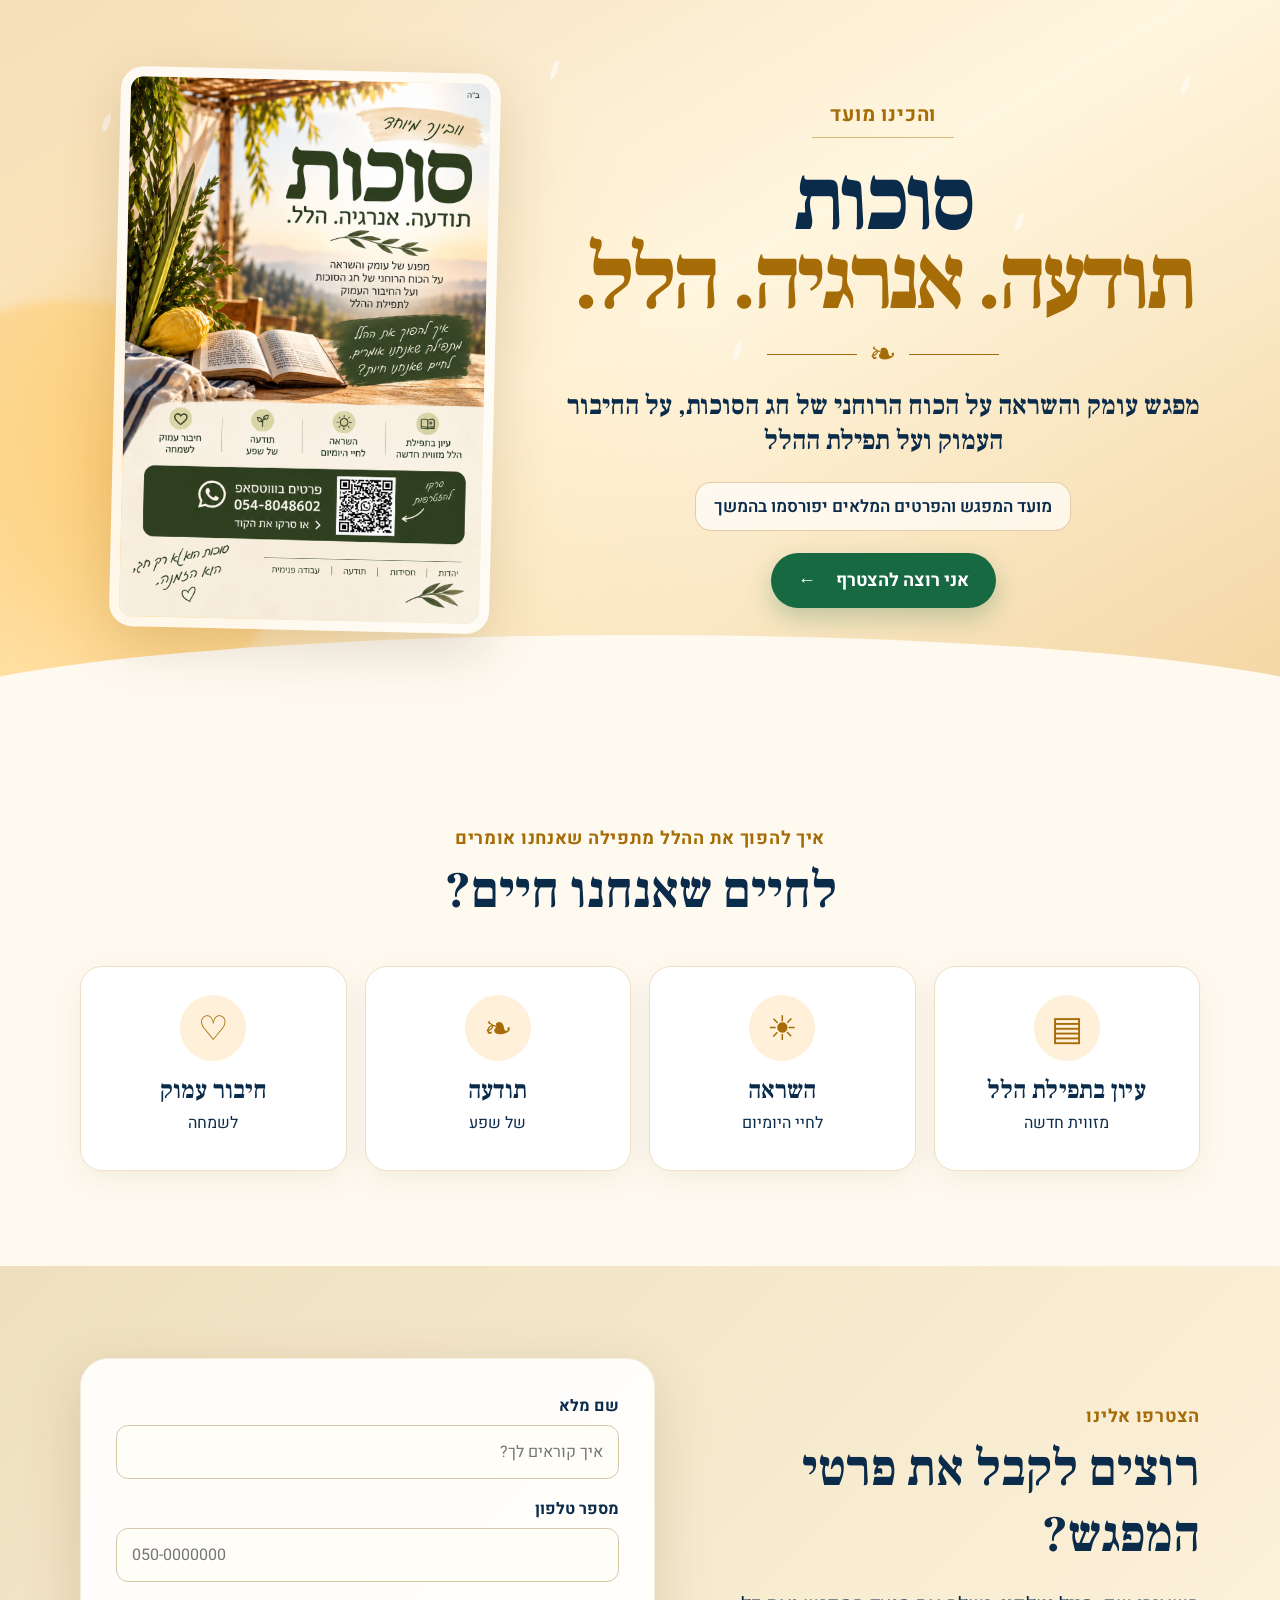
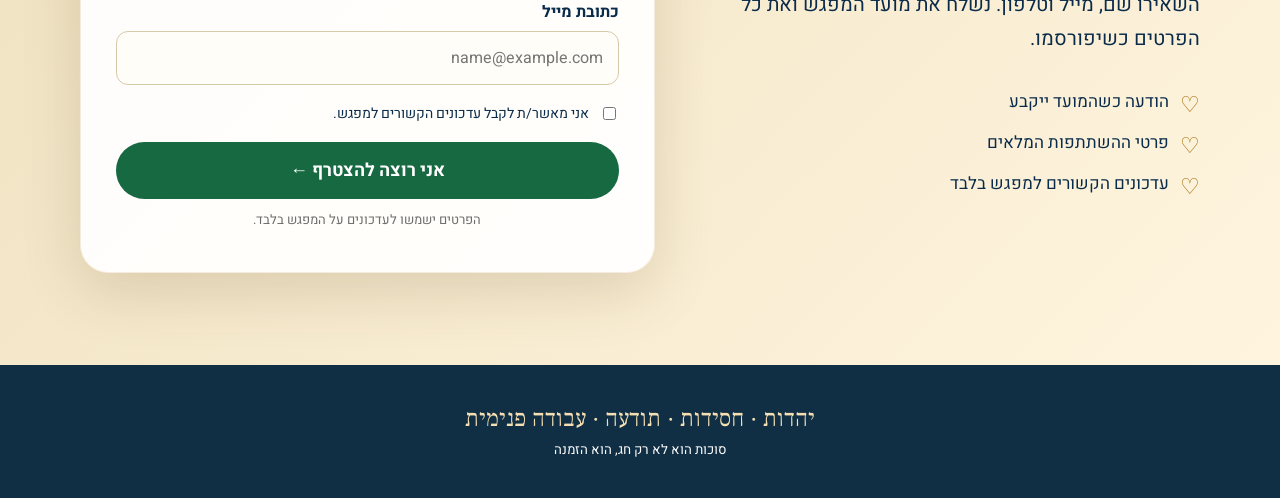
<file: index.html>
<!doctype html>
<html lang="he" dir="rtl">
<head>
  <meta charset="utf-8">
  <meta name="viewport" content="width=device-width,initial-scale=1,viewport-fit=cover">
  <meta name="theme-color" content="#f6efd9">
  <meta name="description" content="סוכות - תודעה. אנרגיה. הלל. מפגש עומק והשראה על הכוח הרוחני של חג הסוכות ותפילת ההלל.">
  <title>סוכות - תודעה. אנרגיה. הלל.</title>
  <link rel="preconnect" href="https://fonts.googleapis.com">
  <link rel="preconnect" href="https://fonts.gstatic.com" crossorigin>
  <link href="https://fonts.googleapis.com/css2?family=Heebo:wght@400;500;600;700;800&family=Frank+Ruhl+Libre:wght@500;600;700;800;900&display=swap" rel="stylesheet">
  <link rel="stylesheet" href="2-styles.css">
</head>
<body>
  <header class="hero">
    <div class="sun"></div>
    <div class="petals" aria-hidden="true"><i></i><i></i><i></i><i></i><i></i></div>
    <div class="wrap hero-grid">
      <div class="hero-copy">
        <span class="eyebrow">והכינו מועד</span>
        <h1>סוכות<br><em>תודעה. אנרגיה. הלל.</em></h1>
        <div class="heart-line"><span></span>❧<span></span></div>
        <p class="lead">מפגש עומק והשראה על הכוח הרוחני של חג הסוכות, על החיבור העמוק ועל תפילת ההלל</p>
        <div class="notice">מועד המפגש והפרטים המלאים יפורסמו בהמשך</div>
        <a class="cta" href="#registration">אני רוצה להצטרף <span>←</span></a>
      </div>
      <figure class="flyer-frame">
        <img src="4-flyer.jpg" alt="הזמנה למפגש סוכות - תודעה, אנרגיה והלל">
      </figure>
    </div>
  </header>

  <main>
    <section class="why">
      <div class="wrap">
        <p class="section-kicker">איך להפוך את ההלל מתפילה שאנחנו אומרים</p>
        <h2>לחיים שאנחנו חיים?</h2>
        <div class="cards">
          <article><span class="icon">▤</span><h3>עיון בתפילת הלל</h3><p>מזווית חדשה</p></article>
          <article><span class="icon">☀</span><h3>השראה</h3><p>לחיי היומיום</p></article>
          <article><span class="icon">❧</span><h3>תודעה</h3><p>של שפע</p></article>
          <article><span class="icon">♡</span><h3>חיבור עמוק</h3><p>לשמחה</p></article>
        </div>
      </div>
    </section>

    <section class="registration" id="registration">
      <div class="wrap registration-grid">
        <div class="form-intro">
          <p class="section-kicker">הצטרפו אלינו</p>
          <h2>רוצים לקבל את פרטי המפגש?</h2>
          <p>השאירו שם, מייל וטלפון. נשלח את מועד המפגש ואת כל הפרטים כשיפורסמו.</p>
          <ul>
            <li>הודעה כשהמועד ייקבע</li>
            <li>פרטי ההשתתפות המלאים</li>
            <li>עדכונים הקשורים למפגש בלבד</li>
          </ul>
        </div>

        <form class="form-card" id="registration-form" method="POST" action="https://docs.google.com/forms/d/e/1FAIpQLSdBCjx43CnAQT5L4iRknkRQuN0sFpyaRRrzuAcOo5kE2pyJXw/formResponse">
          <label>שם מלא
            <input name="entry.1636391445" autocomplete="name" required placeholder="איך קוראים לך?">
          </label>
          <label>מספר טלפון
            <input type="tel" name="entry.1729416911" autocomplete="tel" required inputmode="tel" dir="ltr" placeholder="050-0000000" pattern="[+0-9() -]{9,20}">
          </label>
          <label>כתובת מייל
            <input type="email" name="entry.387915375" autocomplete="email" required inputmode="email" placeholder="name@example.com">
          </label>
          <label class="consent"><input type="checkbox" name="consent" value="כן" required><span>אני מאשר/ת לקבל עדכונים הקשורים למפגש.</span></label>
          <button type="submit">אני רוצה להצטרף <span>←</span></button>
          <p class="privacy">הפרטים ישמשו לעדכונים על המפגש בלבד.</p>
          <div class="form-status" role="status" aria-live="polite"></div>
        </form>
      </div>
    </section>
  </main>

  <footer><p>יהדות · חסידות · תודעה · עבודה פנימית</p><small>סוכות הוא לא רק חג, הוא הזמנה</small></footer>
  <script src="3-script.js"></script>
</body>
</html>
</file>
<file: 2-styles.css>
:root{--ink:#0a2b4a;--gold:#a66c08;--sand:#f8ead1;--cream:#fffaf0;--leaf:#6e6c3d;--green:#176942;--line:#d7b879;--shadow:0 18px 60px rgba(82,48,12,.16)}
*{box-sizing:border-box}html{scroll-behavior:smooth}body{margin:0;background:var(--cream);color:var(--ink);font-family:"Heebo",Arial,sans-serif}.wrap{width:min(1120px,calc(100% - 36px));margin:auto}.hero{position:relative;overflow:hidden;min-height:760px;padding:70px 0;background:radial-gradient(circle at 15% 62%,rgba(255,190,79,.7) 0,rgba(255,204,119,.18) 22%,transparent 45%),linear-gradient(150deg,#f5dfba 0%,#fff6df 46%,#f3d49f 100%)}.hero:after{content:"";position:absolute;inset:auto -8% -115px -8%;height:240px;background:var(--cream);border-radius:50% 50% 0 0/35% 35% 0 0}.sun{position:absolute;width:440px;height:440px;left:-150px;bottom:20px;border-radius:50%;background:rgba(255,198,89,.38);filter:blur(4px)}.hero-grid{display:grid;grid-template-columns:1.1fr .72fr;align-items:center;gap:72px;position:relative;z-index:1}.hero-copy{text-align:center}.eyebrow,.section-kicker{display:inline-block;color:var(--gold);font-weight:700;letter-spacing:.04em}.eyebrow{font-size:20px;padding:8px 18px;border-bottom:1px solid var(--line)}h1,h2,h3{font-family:"Frank Ruhl Libre",serif;margin:0}h1{font-size:clamp(62px,7vw,100px);line-height:.88;margin:24px 0 10px;font-weight:900;letter-spacing:-.045em}h1 em{font-style:normal;color:var(--gold)}.heart-line{display:flex;align-items:center;justify-content:center;gap:12px;color:var(--gold);font-size:33px}.heart-line span{height:1px;background:var(--gold);width:90px}.lead{font-family:"Frank Ruhl Libre",serif;font-size:27px;line-height:1.3;font-weight:700;margin:9px 0 24px}.notice{display:inline-block;background:rgba(255,255,255,.67);border:1px solid rgba(166,108,8,.3);border-radius:16px;padding:11px 18px;font-size:17px;font-weight:600}.cta{display:flex;width:max-content;margin:22px auto 0;gap:20px;align-items:center;background:var(--green);color:#fff;text-decoration:none;padding:14px 27px;border-radius:99px;font-size:18px;font-weight:700;box-shadow:0 10px 25px rgba(23,105,66,.25)}.cta:hover{transform:translateY(-2px)}.flyer-frame{margin:0;transform:rotate(1.3deg);border:10px solid rgba(255,255,255,.82);border-radius:23px;box-shadow:var(--shadow);overflow:hidden;max-width:380px}.flyer-frame img{width:100%;display:block}.why{position:relative;z-index:2;padding:65px 0 95px;text-align:center}.section-kicker{margin:0 0 6px;font-size:18px}.why h2,.registration h2{font-size:51px}.cards{display:grid;grid-template-columns:repeat(4,1fr);gap:18px;margin-top:42px}.cards article{background:#fff;border:1px solid #f0dfc5;border-radius:22px;padding:28px 17px;min-height:205px;box-shadow:0 9px 32px rgba(82,48,12,.07)}.icon{display:grid;place-items:center;width:66px;height:66px;margin:0 auto 13px;border-radius:50%;background:#fff0da;color:var(--gold);font-family:serif;font-size:34px}.cards h3{font-size:25px}.cards p{margin:6px 0 0;font-size:16px;line-height:1.45}.registration{padding:92px 0;background:linear-gradient(135deg,#eee0be,#fff5df)}.registration-grid{display:grid;grid-template-columns:.9fr 1.1fr;gap:75px;align-items:center}.form-intro p:not(.section-kicker){font-size:20px;line-height:1.7}.form-intro ul{list-style:none;padding:0;margin:25px 0}.form-intro li{padding:8px 31px 8px 0;position:relative;font-size:17px}.form-intro li:before{content:"♡";position:absolute;right:0;color:var(--gold);font-size:22px}.form-card{background:rgba(255,255,255,.92);border-radius:28px;padding:35px;box-shadow:var(--shadow);border:1px solid rgba(166,108,8,.12)}label{display:block;font-size:16px;font-weight:700;margin-bottom:18px}input:not([type=checkbox]){display:block;width:100%;margin-top:7px;padding:14px 15px;border:1px solid #d8c8aa;background:#fffdf8;border-radius:12px;font:inherit;font-weight:400;color:var(--ink);outline:0}input:focus{border-color:var(--gold);box-shadow:0 0 0 3px rgba(166,108,8,.12)}.consent{display:flex;gap:10px;align-items:flex-start;font-weight:400;font-size:14px;line-height:1.5}.consent input{margin-top:4px;accent-color:var(--green)}button[type=submit]{border:0;width:100%;border-radius:99px;padding:15px 20px;background:var(--green);color:#fff;font:700 18px "Heebo";cursor:pointer}button[type=submit]:hover{background:#115536}.privacy{text-align:center;font-size:13px;color:#6c6c6c;margin:11px 0 0}.form-status{text-align:center;font-weight:700;margin-top:8px}.form-status.error{color:#a12f22}.form-status.success{color:var(--green)}footer{text-align:center;background:#102f45;color:#f4deb2;padding:38px 20px}footer p{font-family:"Frank Ruhl Libre",serif;font-size:24px;margin:0}footer small{display:block;margin-top:6px;color:#fff}
.petals i{position:absolute;width:9px;height:18px;background:rgba(255,255,255,.55);border-radius:100% 0;animation:float 9s linear infinite}.petals i:nth-child(1){right:7%;top:10%}.petals i:nth-child(2){right:20%;top:28%;animation-delay:-3s}.petals i:nth-child(3){left:8%;top:15%;animation-delay:-6s}.petals i:nth-child(4){left:43%;top:8%;animation-delay:-2s}.petals i:nth-child(5){right:42%;top:45%;animation-delay:-5s}@keyframes float{50%{transform:translate(25px,90px) rotate(150deg)}}
@media(max-width:780px){.wrap{width:min(100% - 26px,560px)}.hero{min-height:auto;padding:42px 0 100px}.hero-grid{grid-template-columns:1fr;gap:38px}.hero-copy{order:1}.flyer-frame{order:2;max-width:320px;margin:auto}.eyebrow{font-size:16px}h1{font-size:59px}.lead{font-size:23px}.notice{font-size:15px}.cards{grid-template-columns:1fr 1fr}.why{padding:45px 0 70px}.why h2,.registration h2{font-size:42px}.registration{padding:65px 0}.registration-grid{grid-template-columns:1fr;gap:35px}.form-card{padding:25px 20px}}@media(max-width:420px){h1{font-size:51px}.cards{gap:10px}.cards article{padding:20px 10px;min-height:190px}.cards p{font-size:14px}.form-intro p:not(.section-kicker){font-size:18px}}
</file>
